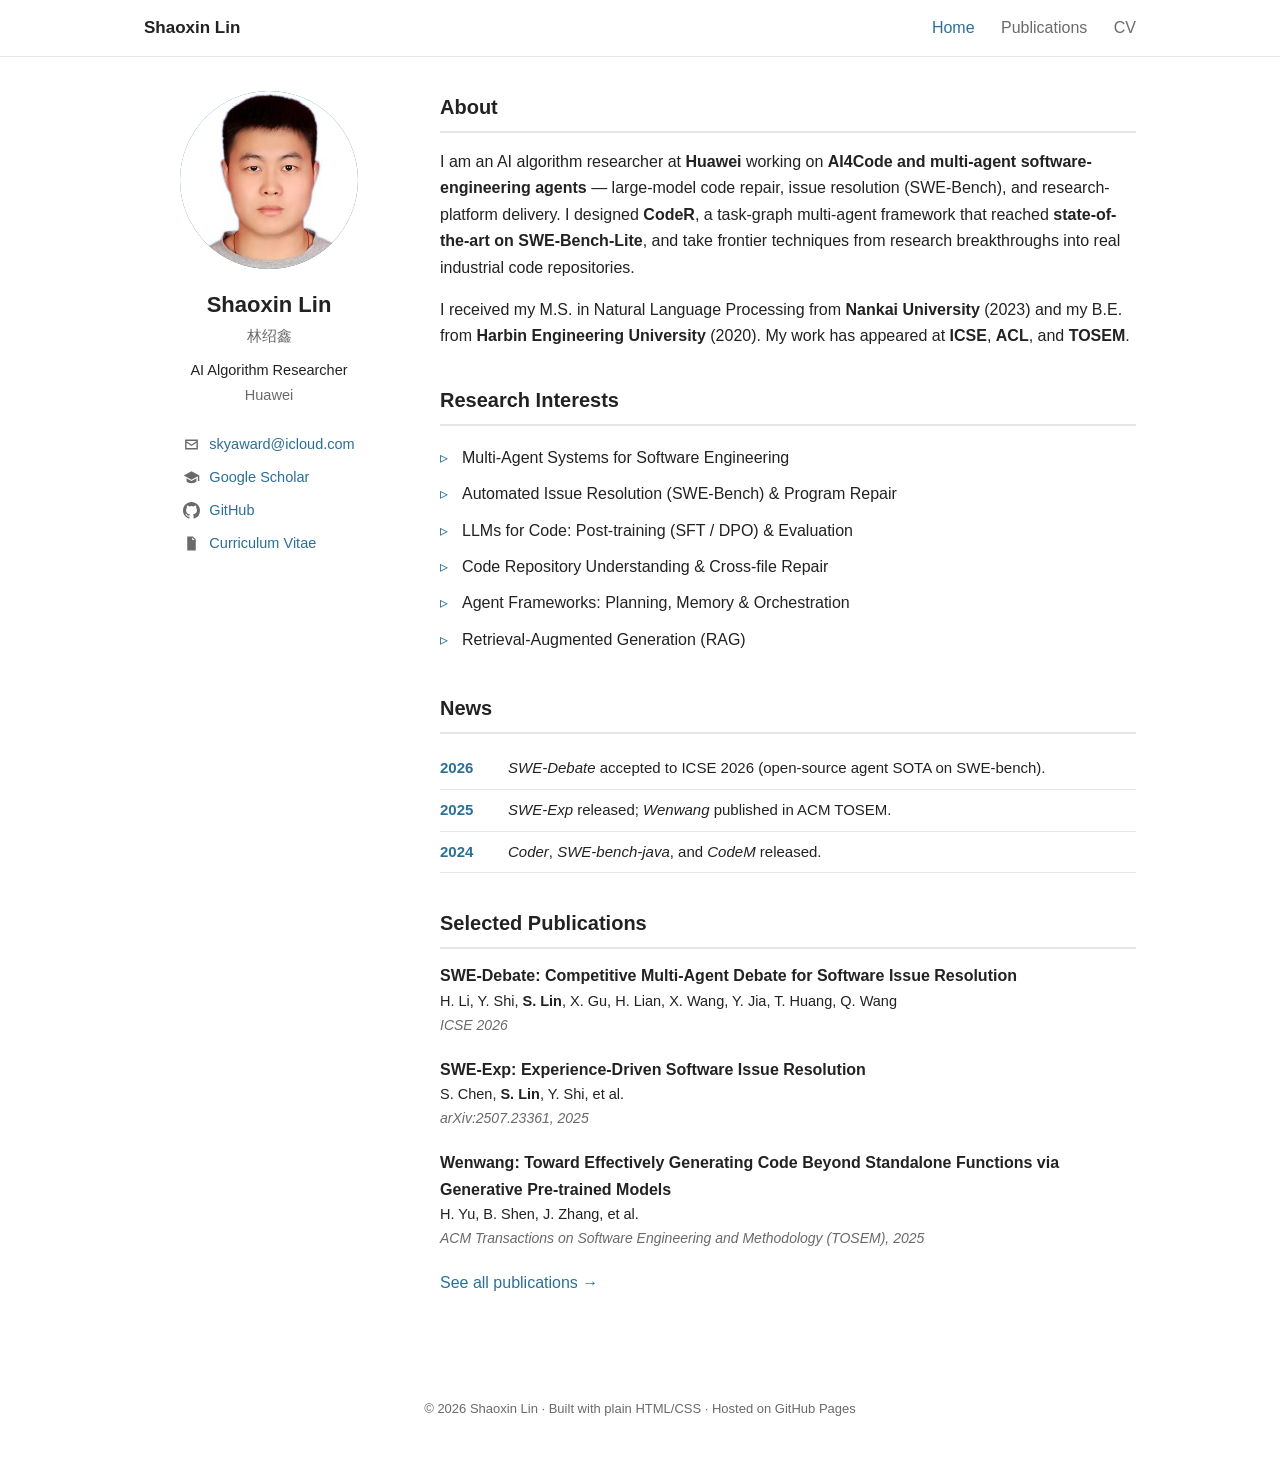
<file: index.html>
<!doctype html>
<html lang="en">
<head>
<meta charset="utf-8">
<meta name="viewport" content="width=device-width,initial-scale=1">
<title>Shaoxin Lin</title>
<meta name="description" content="Shaoxin Lin — AI algorithm researcher working on large language models for code, automated program repair, and software-engineering agents.">
<link rel="stylesheet" href="style.css">
</head>
<body>

<div class="topbar"><div class="inner">
  <span class="brand">Shaoxin Lin</span>
  <nav class="nav">
    <a href="index.html" class="active">Home</a>
    <a href="publications.html">Publications</a>
    <a href="cv.html">CV</a>
  </nav>
</div></div>

<div class="wrap">
  <aside class="sidebar">
    <!-- To use a photo: drop a file at assets/profile.jpg (square works best). -->
    <div class="avatar"><img src="you.jpg" alt="Shaoxin Lin" onerror="this.remove()">SL</div>
    <h1>Shaoxin Lin</h1>
    <div class="zh">林绍鑫</div>
    <div class="role">AI Algorithm Researcher</div>
    <div class="org">Huawei</div>
    <ul class="links">
      <li><svg viewBox="0 0 24 24"><path d="M3 5h18v14H3V5zm2 2v.4l7 4.5 7-4.5V7H5zm14 2.7-7 4.5-7-4.5V17h14V9.7z"/></svg><a href="mailto:skyaward@icloud.com">skyaward@icloud.com</a></li>
      <li><svg viewBox="0 0 24 24"><path d="M12 3 1 9l11 6 9-4.9V17h2V9L12 3zM5 13.2V17c0 1.7 3.1 3 7 3s7-1.3 7-3v-3.8l-7 3.8-7-3.8z"/></svg><a href="https://scholar.google.com/citations?user=vJeWdKsAAAAJ" rel="me">Google Scholar</a></li>
      <li><svg viewBox="0 0 16 16"><path d="M8 0C3.58 0 0 3.58 0 8c0 3.54 2.29 6.53 5.47 7.59.4.07.55-.17.55-.38 0-.19-.01-.82-.01-1.49-2.01.37-2.53-.49-2.69-.94-.09-.23-.48-.94-.82-1.13-.28-.15-.68-.52-.01-.53.63-.01 1.08.58 1.23.82.72 1.21 1.87.87 2.33.66.07-.52.28-.87.51-1.07-1.78-.2-3.64-.89-3.64-3.95 0-.87.31-1.59.82-2.15-.08-.2-.36-1.02.08-2.12 0 0 .67-.21 2.2.82a7.6 7.6 0 0 1 4 0c1.53-1.03 2.2-.82 2.2-.82.44 1.1.16 1.92.08 2.12.51.56.82 1.27.82 2.15 0 3.07-1.87 3.75-3.65 3.95.29.25.54.73.54 1.48 0 1.07-.01 1.93-.01 2.2 0 .21.15.46.55.38A8.01 8.01 0 0 0 16 8c0-4.42-3.58-8-8-8z"/></svg><a href="https://github.com/linshaoxin-maker">GitHub</a></li>
      <li><svg viewBox="0 0 24 24"><path d="M6 2h8l4 4v16H6V2zm7 1.5V7h3.5L13 3.5zM8 11h8v1.5H8V11zm0 3h8v1.5H8V14zm0 3h5v1.5H8V17z"/></svg><a href="cv.html">Curriculum Vitae</a></li>
    </ul>
  </aside>

  <main class="main">
    <section>
      <h2>About</h2>
      <p class="lead">I am an AI algorithm researcher at <strong>Huawei</strong> working on <strong>AI4Code and multi-agent software-engineering agents</strong> &mdash; large-model code repair, issue resolution (SWE-Bench), and research-platform delivery. I designed <strong>CodeR</strong>, a task-graph multi-agent framework that reached <strong>state-of-the-art on SWE-Bench-Lite</strong>, and take frontier techniques from research breakthroughs into real industrial code repositories.</p>
      <p>I received my M.S. in Natural Language Processing from <strong>Nankai University</strong> (2023) and my B.E. from <strong>Harbin Engineering University</strong> (2020). My work has appeared at <strong>ICSE</strong>, <strong>ACL</strong>, and <strong>TOSEM</strong>.</p>
    </section>

    <section>
      <h2>Research Interests</h2>
      <ul class="interests">
        <li>Multi-Agent Systems for Software Engineering</li>
        <li>Automated Issue Resolution (SWE-Bench) &amp; Program Repair</li>
        <li>LLMs for Code: Post-training (SFT / DPO) &amp; Evaluation</li>
        <li>Code Repository Understanding &amp; Cross-file Repair</li>
        <li>Agent Frameworks: Planning, Memory &amp; Orchestration</li>
        <li>Retrieval-Augmented Generation (RAG)</li>
      </ul>
    </section>

    <section>
      <h2>News</h2>
      <ul class="news">
        <li><span class="date">2026</span><span><em>SWE-Debate</em> accepted to ICSE 2026 (open-source agent SOTA on SWE-bench).</span></li>
        <li><span class="date">2025</span><span><em>SWE-Exp</em> released; <em>Wenwang</em> published in ACM TOSEM.</span></li>
        <li><span class="date">2024</span><span><em>Coder</em>, <em>SWE-bench-java</em>, and <em>CodeM</em> released.</span></li>
      </ul>
    </section>

    <section>
      <h2>Selected Publications</h2>
      <div class="pub">
        <span class="title">SWE-Debate: Competitive Multi-Agent Debate for Software Issue Resolution</span>
        <div class="authors">H. Li, Y. Shi, <span class="me">S. Lin</span>, X. Gu, H. Lian, X. Wang, Y. Jia, T. Huang, Q. Wang</div>
        <div class="venue">ICSE 2026</div>
      </div>
      <div class="pub">
        <span class="title"><a href="https://arxiv.org/abs/2507.23361">SWE-Exp: Experience-Driven Software Issue Resolution</a></span>
        <div class="authors">S. Chen, <span class="me">S. Lin</span>, Y. Shi, et al.</div>
        <div class="venue">arXiv:2507.23361, 2025</div>
      </div>
      <div class="pub">
        <span class="title">Wenwang: Toward Effectively Generating Code Beyond Standalone Functions via Generative Pre-trained Models</span>
        <div class="authors">H. Yu, B. Shen, J. Zhang, et al.</div>
        <div class="venue">ACM Transactions on Software Engineering and Methodology (TOSEM), 2025</div>
      </div>
      <p style="margin-top:14px"><a href="publications.html">See all publications &rarr;</a></p>
    </section>
  </main>
</div>

<div class="footer">&copy; 2026 Shaoxin Lin &middot; Built with plain HTML/CSS &middot; Hosted on GitHub Pages</div>

</body>
</html>
</file>
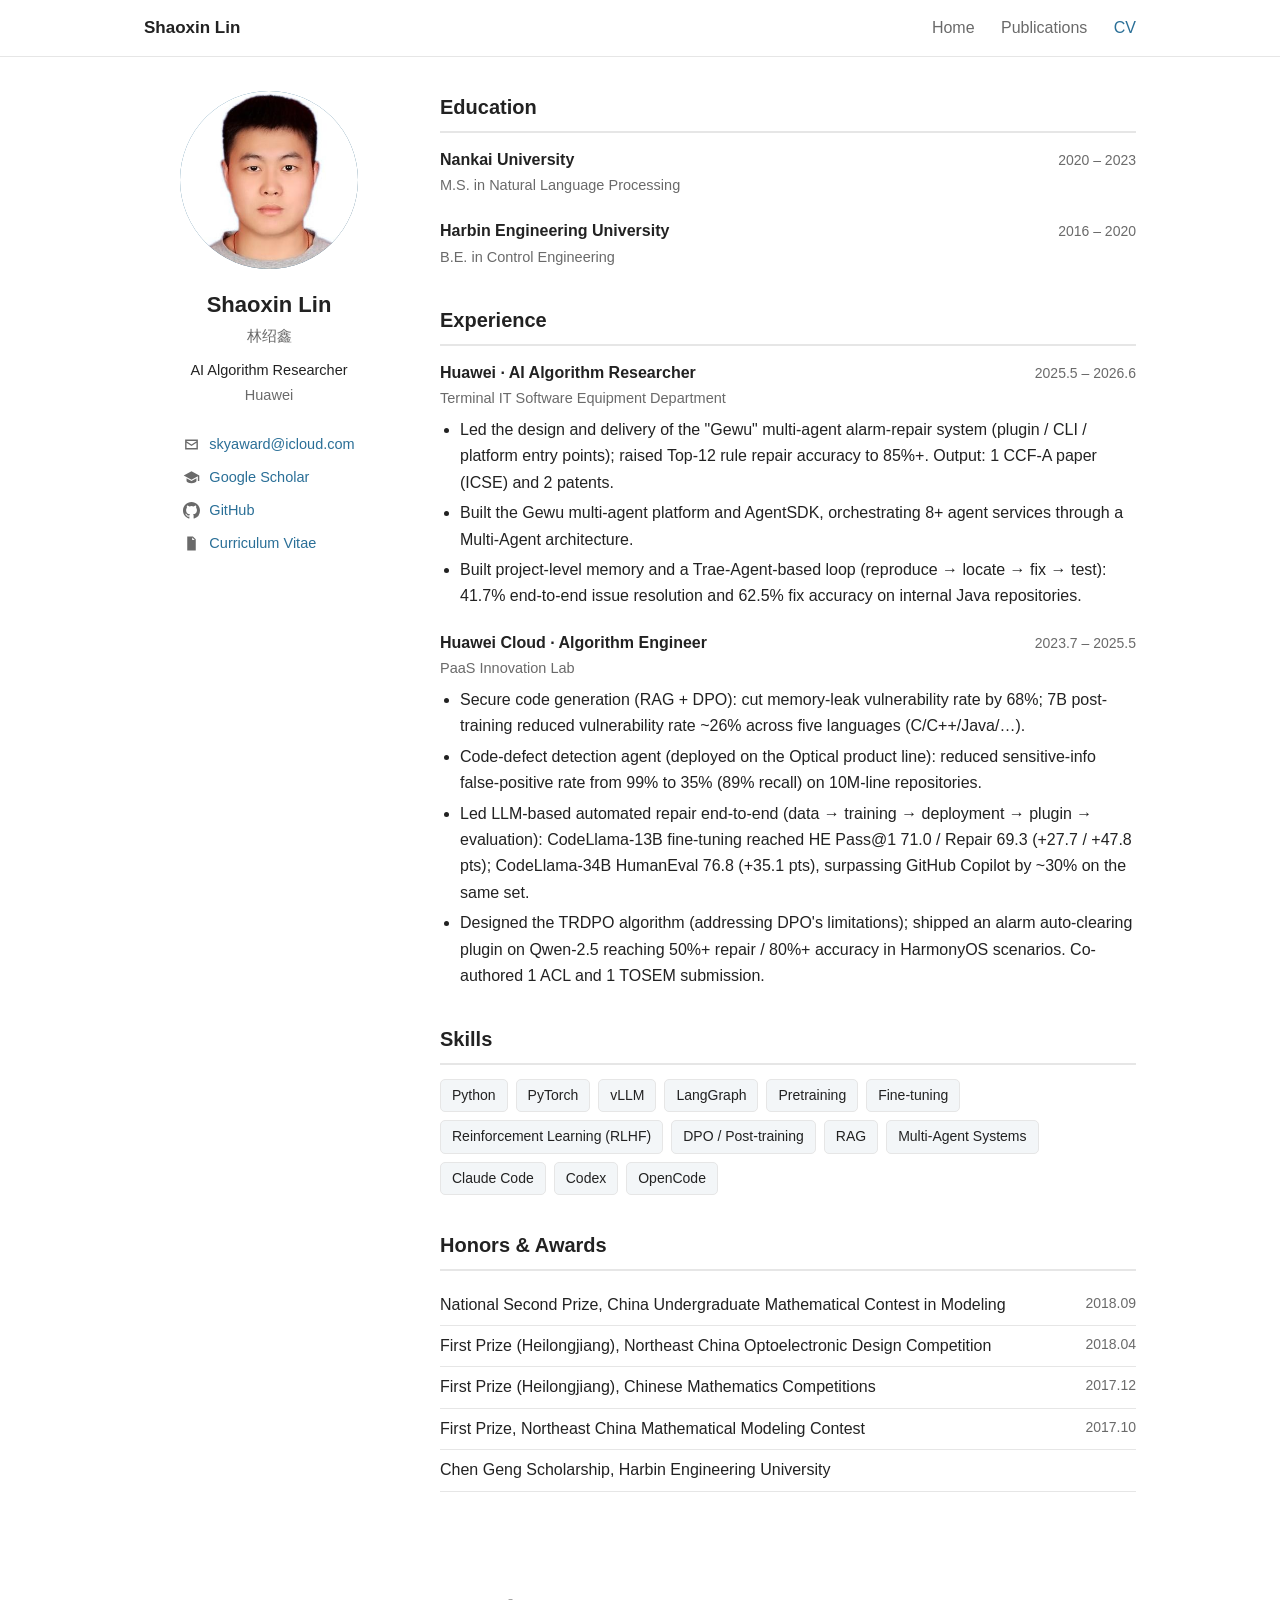
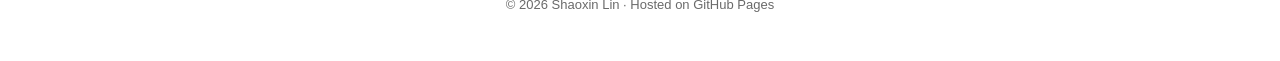
<file: cv.html>
<!doctype html>
<html lang="en">
<head>
<meta charset="utf-8">
<meta name="viewport" content="width=device-width,initial-scale=1">
<title>CV — Shaoxin Lin</title>
<link rel="stylesheet" href="style.css">
</head>
<body>

<div class="topbar"><div class="inner">
  <span class="brand">Shaoxin Lin</span>
  <nav class="nav">
    <a href="index.html">Home</a>
    <a href="publications.html">Publications</a>
    <a href="cv.html" class="active">CV</a>
  </nav>
</div></div>

<div class="wrap">
  <aside class="sidebar">
    <div class="avatar"><img src="you.jpg" alt="Shaoxin Lin" onerror="this.remove()">SL</div>
    <h1>Shaoxin Lin</h1>
    <div class="zh">林绍鑫</div>
    <div class="role">AI Algorithm Researcher</div>
    <div class="org">Huawei</div>
    <ul class="links">
      <li><svg viewBox="0 0 24 24"><path d="M3 5h18v14H3V5zm2 2v.4l7 4.5 7-4.5V7H5zm14 2.7-7 4.5-7-4.5V17h14V9.7z"/></svg><a href="mailto:skyaward@icloud.com">skyaward@icloud.com</a></li>
      <li><svg viewBox="0 0 24 24"><path d="M12 3 1 9l11 6 9-4.9V17h2V9L12 3zM5 13.2V17c0 1.7 3.1 3 7 3s7-1.3 7-3v-3.8l-7 3.8-7-3.8z"/></svg><a href="https://scholar.google.com/citations?user=vJeWdKsAAAAJ" rel="me">Google Scholar</a></li>
      <li><svg viewBox="0 0 16 16"><path d="M8 0C3.58 0 0 3.58 0 8c0 3.54 2.29 6.53 5.47 7.59.4.07.55-.17.55-.38 0-.19-.01-.82-.01-1.49-2.01.37-2.53-.49-2.69-.94-.09-.23-.48-.94-.82-1.13-.28-.15-.68-.52-.01-.53.63-.01 1.08.58 1.23.82.72 1.21 1.87.87 2.33.66.07-.52.28-.87.51-1.07-1.78-.2-3.64-.89-3.64-3.95 0-.87.31-1.59.82-2.15-.08-.2-.36-1.02.08-2.12 0 0 .67-.21 2.2.82a7.6 7.6 0 0 1 4 0c1.53-1.03 2.2-.82 2.2-.82.44 1.1.16 1.92.08 2.12.51.56.82 1.27.82 2.15 0 3.07-1.87 3.75-3.65 3.95.29.25.54.73.54 1.48 0 1.07-.01 1.93-.01 2.2 0 .21.15.46.55.38A8.01 8.01 0 0 0 16 8c0-4.42-3.58-8-8-8z"/></svg><a href="https://github.com/linshaoxin-maker">GitHub</a></li>
      <li><svg viewBox="0 0 24 24"><path d="M6 2h8l4 4v16H6V2zm7 1.5V7h3.5L13 3.5zM8 11h8v1.5H8V11zm0 3h8v1.5H8V14zm0 3h5v1.5H8V17z"/></svg><a href="cv.html">Curriculum Vitae</a></li>
    </ul>
  </aside>

  <main class="main">
    <section>
      <h2>Education</h2>
      <div class="cv-item">
        <div class="head"><span class="where">Nankai University</span><span class="when">2020 &ndash; 2023</span></div>
        <div class="what">M.S. in Natural Language Processing</div>
      </div>
      <div class="cv-item">
        <div class="head"><span class="where">Harbin Engineering University</span><span class="when">2016 &ndash; 2020</span></div>
        <div class="what">B.E. in Control Engineering</div>
      </div>
    </section>

    <section>
      <h2>Experience</h2>
      <div class="cv-item">
        <div class="head"><span class="where">Huawei &middot; AI Algorithm Researcher</span><span class="when">2025.5 &ndash; 2026.6</span></div>
        <div class="what">Terminal IT Software Equipment Department</div>
        <ul>
          <li>Led the design and delivery of the "Gewu" multi-agent alarm-repair system (plugin / CLI / platform entry points); raised Top-12 rule repair accuracy to 85%+. Output: 1 CCF-A paper (ICSE) and 2 patents.</li>
          <li>Built the Gewu multi-agent platform and AgentSDK, orchestrating 8+ agent services through a Multi-Agent architecture.</li>
          <li>Built project-level memory and a Trae-Agent-based loop (reproduce &rarr; locate &rarr; fix &rarr; test): 41.7% end-to-end issue resolution and 62.5% fix accuracy on internal Java repositories.</li>
        </ul>
      </div>
      <div class="cv-item">
        <div class="head"><span class="where">Huawei Cloud &middot; Algorithm Engineer</span><span class="when">2023.7 &ndash; 2025.5</span></div>
        <div class="what">PaaS Innovation Lab</div>
        <ul>
          <li>Secure code generation (RAG + DPO): cut memory-leak vulnerability rate by 68%; 7B post-training reduced vulnerability rate ~26% across five languages (C/C++/Java/&hellip;).</li>
          <li>Code-defect detection agent (deployed on the Optical product line): reduced sensitive-info false-positive rate from 99% to 35% (89% recall) on 10M-line repositories.</li>
          <li>Led LLM-based automated repair end-to-end (data &rarr; training &rarr; deployment &rarr; plugin &rarr; evaluation): CodeLlama-13B fine-tuning reached HE Pass@1 71.0 / Repair 69.3 (+27.7 / +47.8 pts); CodeLlama-34B HumanEval 76.8 (+35.1 pts), surpassing GitHub Copilot by ~30% on the same set.</li>
          <li>Designed the TRDPO algorithm (addressing DPO's limitations); shipped an alarm auto-clearing plugin on Qwen-2.5 reaching 50%+ repair / 80%+ accuracy in HarmonyOS scenarios. Co-authored 1 ACL and 1 TOSEM submission.</li>
        </ul>
      </div>
    </section>

    <section>
      <h2>Skills</h2>
      <ul class="skills">
        <li>Python</li><li>PyTorch</li><li>vLLM</li><li>LangGraph</li>
        <li>Pretraining</li><li>Fine-tuning</li><li>Reinforcement Learning (RLHF)</li><li>DPO / Post-training</li><li>RAG</li>
        <li>Multi-Agent Systems</li><li>Claude Code</li><li>Codex</li><li>OpenCode</li>
      </ul>
    </section>

    <section>
      <h2>Honors &amp; Awards</h2>
      <ul class="honors">
        <li><span>National Second Prize, China Undergraduate Mathematical Contest in Modeling</span><span class="yr">2018.09</span></li>
        <li><span>First Prize (Heilongjiang), Northeast China Optoelectronic Design Competition</span><span class="yr">2018.04</span></li>
        <li><span>First Prize (Heilongjiang), Chinese Mathematics Competitions</span><span class="yr">2017.12</span></li>
        <li><span>First Prize, Northeast China Mathematical Modeling Contest</span><span class="yr">2017.10</span></li>
        <li><span>Chen Geng Scholarship, Harbin Engineering University</span><span class="yr"></span></li>
      </ul>
    </section>
  </main>
</div>

<div class="footer">&copy; 2026 Shaoxin Lin &middot; Hosted on GitHub Pages</div>

</body>
</html>
</file>
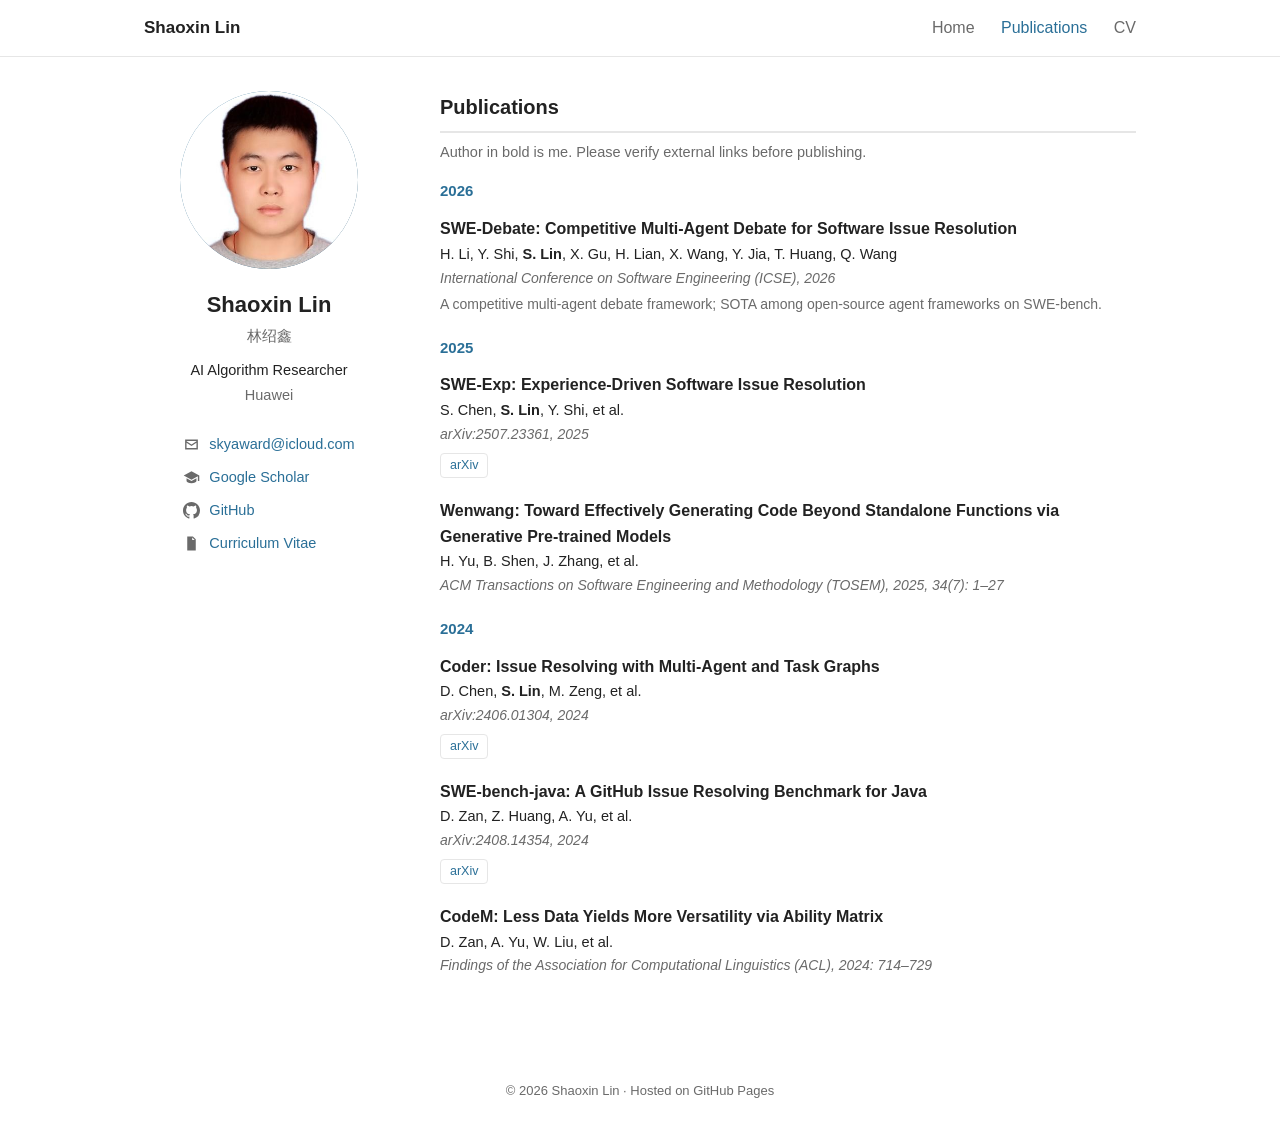
<file: publications.html>
<!doctype html>
<html lang="en">
<head>
<meta charset="utf-8">
<meta name="viewport" content="width=device-width,initial-scale=1">
<title>Publications — Shaoxin Lin</title>
<link rel="stylesheet" href="style.css">
</head>
<body>

<div class="topbar"><div class="inner">
  <span class="brand">Shaoxin Lin</span>
  <nav class="nav">
    <a href="index.html">Home</a>
    <a href="publications.html" class="active">Publications</a>
    <a href="cv.html">CV</a>
  </nav>
</div></div>

<div class="wrap">
  <aside class="sidebar">
    <div class="avatar"><img src="you.jpg" alt="Shaoxin Lin" onerror="this.remove()">SL</div>
    <h1>Shaoxin Lin</h1>
    <div class="zh">林绍鑫</div>
    <div class="role">AI Algorithm Researcher</div>
    <div class="org">Huawei</div>
    <ul class="links">
      <li><svg viewBox="0 0 24 24"><path d="M3 5h18v14H3V5zm2 2v.4l7 4.5 7-4.5V7H5zm14 2.7-7 4.5-7-4.5V17h14V9.7z"/></svg><a href="mailto:skyaward@icloud.com">skyaward@icloud.com</a></li>
      <li><svg viewBox="0 0 24 24"><path d="M12 3 1 9l11 6 9-4.9V17h2V9L12 3zM5 13.2V17c0 1.7 3.1 3 7 3s7-1.3 7-3v-3.8l-7 3.8-7-3.8z"/></svg><a href="https://scholar.google.com/citations?user=vJeWdKsAAAAJ" rel="me">Google Scholar</a></li>
      <li><svg viewBox="0 0 16 16"><path d="M8 0C3.58 0 0 3.58 0 8c0 3.54 2.29 6.53 5.47 7.59.4.07.55-.17.55-.38 0-.19-.01-.82-.01-1.49-2.01.37-2.53-.49-2.69-.94-.09-.23-.48-.94-.82-1.13-.28-.15-.68-.52-.01-.53.63-.01 1.08.58 1.23.82.72 1.21 1.87.87 2.33.66.07-.52.28-.87.51-1.07-1.78-.2-3.64-.89-3.64-3.95 0-.87.31-1.59.82-2.15-.08-.2-.36-1.02.08-2.12 0 0 .67-.21 2.2.82a7.6 7.6 0 0 1 4 0c1.53-1.03 2.2-.82 2.2-.82.44 1.1.16 1.92.08 2.12.51.56.82 1.27.82 2.15 0 3.07-1.87 3.75-3.65 3.95.29.25.54.73.54 1.48 0 1.07-.01 1.93-.01 2.2 0 .21.15.46.55.38A8.01 8.01 0 0 0 16 8c0-4.42-3.58-8-8-8z"/></svg><a href="https://github.com/linshaoxin-maker">GitHub</a></li>
      <li><svg viewBox="0 0 24 24"><path d="M6 2h8l4 4v16H6V2zm7 1.5V7h3.5L13 3.5zM8 11h8v1.5H8V11zm0 3h8v1.5H8V14zm0 3h5v1.5H8V17z"/></svg><a href="cv.html">Curriculum Vitae</a></li>
    </ul>
  </aside>

  <main class="main">
    <section>
      <h2>Publications</h2>
      <p style="color:var(--muted);font-size:14.5px;margin-top:-6px">Author in <span class="me">bold</span> is me. Please verify external links before publishing.</p>

      <div class="yeargroup">2026</div>
      <div class="pub">
        <span class="title">SWE-Debate: Competitive Multi-Agent Debate for Software Issue Resolution</span>
        <div class="authors">H. Li, Y. Shi, <span class="me">S. Lin</span>, X. Gu, H. Lian, X. Wang, Y. Jia, T. Huang, Q. Wang</div>
        <div class="venue">International Conference on Software Engineering (ICSE), 2026</div>
        <div style="font-size:14px;color:var(--muted);margin-top:3px">A competitive multi-agent debate framework; SOTA among open-source agent frameworks on SWE-bench.</div>
      </div>

      <div class="yeargroup">2025</div>
      <div class="pub">
        <span class="title"><a href="https://arxiv.org/abs/2507.23361">SWE-Exp: Experience-Driven Software Issue Resolution</a></span>
        <div class="authors">S. Chen, <span class="me">S. Lin</span>, Y. Shi, et al.</div>
        <div class="venue">arXiv:2507.23361, 2025</div>
        <div class="tags"><a href="https://arxiv.org/abs/2507.23361">arXiv</a></div>
      </div>
      <div class="pub">
        <span class="title">Wenwang: Toward Effectively Generating Code Beyond Standalone Functions via Generative Pre-trained Models</span>
        <div class="authors">H. Yu, B. Shen, J. Zhang, et al.</div>
        <div class="venue">ACM Transactions on Software Engineering and Methodology (TOSEM), 2025, 34(7): 1&ndash;27</div>
      </div>

      <div class="yeargroup">2024</div>
      <div class="pub">
        <span class="title"><a href="https://arxiv.org/abs/2406.01304">Coder: Issue Resolving with Multi-Agent and Task Graphs</a></span>
        <div class="authors">D. Chen, <span class="me">S. Lin</span>, M. Zeng, et al.</div>
        <div class="venue">arXiv:2406.01304, 2024</div>
        <div class="tags"><a href="https://arxiv.org/abs/2406.01304">arXiv</a></div>
      </div>
      <div class="pub">
        <span class="title"><a href="https://arxiv.org/abs/2408.14354">SWE-bench-java: A GitHub Issue Resolving Benchmark for Java</a></span>
        <div class="authors">D. Zan, Z. Huang, A. Yu, et al.</div>
        <div class="venue">arXiv:2408.14354, 2024</div>
        <div class="tags"><a href="https://arxiv.org/abs/2408.14354">arXiv</a></div>
      </div>
      <div class="pub">
        <span class="title">CodeM: Less Data Yields More Versatility via Ability Matrix</span>
        <div class="authors">D. Zan, A. Yu, W. Liu, et al.</div>
        <div class="venue">Findings of the Association for Computational Linguistics (ACL), 2024: 714&ndash;729</div>
      </div>
    </section>
  </main>
</div>

<div class="footer">&copy; 2026 Shaoxin Lin &middot; Hosted on GitHub Pages</div>

</body>
</html>
</file>
<file: style.css>
:root{
  --accent:#2a6f97;--accent-dark:#1d4e6b;--text:#222;--muted:#6a6a6a;
  --line:#e6e6e6;--bg:#fff;--chip:#f3f6f8;
}
*{box-sizing:border-box;}
html{scroll-behavior:smooth;}
body{margin:0;font-family:-apple-system,BlinkMacSystemFont,"Segoe UI",Roboto,"Helvetica Neue",Arial,"PingFang SC","Microsoft YaHei",sans-serif;color:var(--text);background:var(--bg);line-height:1.65;font-size:16px;}
a{color:var(--accent);text-decoration:none;}
a:hover{text-decoration:underline;}

.topbar{border-bottom:1px solid var(--line);background:#fff;position:sticky;top:0;z-index:20;}
.topbar .inner{max-width:1040px;margin:0 auto;padding:14px 24px;display:flex;justify-content:space-between;align-items:center;flex-wrap:wrap;gap:8px;}
.brand{font-weight:700;color:var(--text);font-size:17px;}
.nav a{margin-left:22px;color:var(--muted);font-weight:500;}
.nav a.active,.nav a:hover{color:var(--accent);text-decoration:none;}

.wrap{max-width:1040px;margin:0 auto;padding:34px 24px 50px;display:flex;gap:46px;align-items:flex-start;}
.sidebar{width:250px;flex-shrink:0;text-align:center;position:sticky;top:80px;}
.avatar{position:relative;width:178px;height:178px;border-radius:50%;margin:0 auto 18px;background:linear-gradient(135deg,var(--accent),var(--accent-dark));color:#fff;display:flex;align-items:center;justify-content:center;font-size:58px;font-weight:600;overflow:hidden;}
.avatar img{position:absolute;inset:0;width:100%;height:100%;object-fit:cover;object-position:center top;}
.sidebar h1{font-size:22px;margin:6px 0 1px;}
.sidebar .zh{color:var(--muted);font-size:15px;margin-bottom:10px;}
.sidebar .role{font-size:14.5px;margin:1px 0;}
.sidebar .org{font-size:14.5px;color:var(--muted);margin-bottom:16px;}
.links{list-style:none;padding:0;margin:0 auto;text-align:left;display:inline-block;}
.links li{margin:9px 0;font-size:14.5px;display:flex;align-items:center;gap:9px;}
.links svg{width:17px;height:17px;fill:var(--muted);flex-shrink:0;}
.links a{word-break:break-all;}

.main{flex:1;min-width:0;}
.main h2{font-size:20px;margin:0 0 14px;padding-bottom:7px;border-bottom:2px solid var(--line);}
.main section{margin-bottom:34px;}
.lead{font-size:16px;}

.interests{padding-left:0;list-style:none;margin:0;}
.interests li{padding:5px 0 5px 22px;position:relative;}
.interests li:before{content:"\25B9";position:absolute;left:0;color:var(--accent);}

.news{list-style:none;padding:0;margin:0;}
.news li{display:flex;gap:14px;padding:8px 0;border-bottom:1px solid var(--line);font-size:15px;}
.news .date{color:var(--accent);font-weight:600;white-space:nowrap;min-width:54px;}

.pub{margin-bottom:20px;}
.pub .title{font-weight:600;color:var(--text);display:block;}
.pub .title a{color:var(--text);}
.pub .title a:hover{color:var(--accent);}
.pub .authors{font-size:14.5px;}
.pub .me{font-weight:700;}
.pub .venue{font-size:14px;color:var(--muted);font-style:italic;}
.pub .tags{margin-top:5px;}
.pub .tags a{display:inline-block;font-size:12.5px;border:1px solid var(--line);border-radius:4px;padding:1px 9px;margin:0 6px 0 0;color:var(--accent);}
.yeargroup{font-size:15px;font-weight:700;color:var(--accent);margin:0 0 12px;}

.cv-item{margin-bottom:20px;}
.cv-item .head{display:flex;justify-content:space-between;flex-wrap:wrap;gap:6px;align-items:baseline;}
.cv-item .head .where{font-weight:600;font-size:16px;}
.cv-item .head .when{color:var(--muted);font-size:14px;white-space:nowrap;}
.cv-item .what{color:var(--muted);font-size:14.5px;margin:1px 0 4px;}
.cv-item ul{margin:6px 0 0;padding-left:20px;}
.cv-item ul li{margin:4px 0;}

.skills{display:flex;flex-wrap:wrap;gap:8px;padding:0;list-style:none;margin:0;}
.skills li{background:var(--chip);border:1px solid var(--line);border-radius:5px;padding:4px 11px;font-size:14px;}

.honors{padding-left:0;list-style:none;margin:0;}
.honors li{padding:7px 0;border-bottom:1px solid var(--line);display:flex;justify-content:space-between;gap:12px;flex-wrap:wrap;}
.honors .yr{color:var(--muted);font-size:14px;white-space:nowrap;}

.footer{max-width:1040px;margin:0 auto;padding:18px 24px 46px;color:var(--muted);font-size:13px;text-align:center;}

@media (max-width:760px){
  .wrap{flex-direction:column;gap:28px;}
  .sidebar{width:100%;position:static;}
  .nav a{margin-left:14px;}
}
</file>
